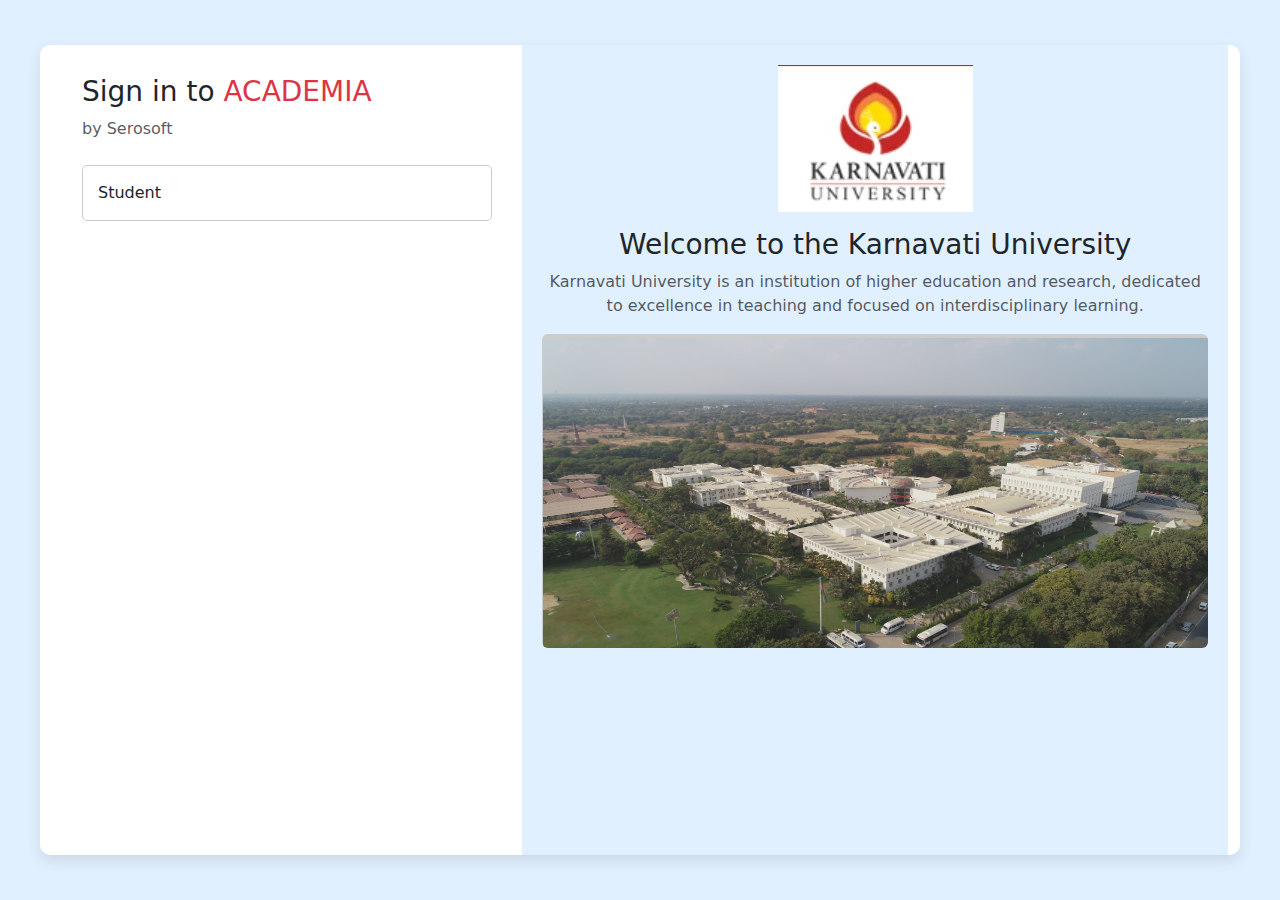
<file: Website(time)/index.html>
<!DOCTYPE html>
<html lang="en">
<head>
    <meta charset="UTF-8">
    <meta name="viewport" content="width=device-width, initial-scale=1.0">
    <title>University Login Page</title>
    <link href="https://cdn.jsdelivr.net/npm/bootstrap@5.3.0/dist/css/bootstrap.min.css" rel="stylesheet">
    <style>
        body {
            height: 100vh;
            margin: 0;
            display: flex;
            align-items: center;
            justify-content: center;
            background: #e1f0ff;
        }
        .container {
            display: flex;
            width: 100%;
            height: 90%;
            max-width: 1200px;
            background: #fff;
            box-shadow: 0 6px 15px rgba(0, 0, 0, 0.1);
            border-radius: 10px;
            overflow: hidden;
        }
        .left-panel {
            width: 40%;
            padding: 30px;
            background: #fff;
        }
        .right-panel {
            width: 60%;
            padding: 20px;
            background: #e1f0ff;
            text-align: center;
        }
        .btn-option {
            display: flex;
            align-items: center;
            justify-content: space-between;
            padding: 15px;
            border: 1px solid #ccc;
            border-radius: 5px;
            margin-bottom: 15px;
            background: #fff;
            cursor: pointer;
            transition: 0.3s;
        }
        .btn-option:hover {
            background: #f0f0f0;
        }
    </style>
</head>
<body>
    <div class="container">
        <div class="left-panel">
            <h3>Sign in to <span class="text-danger">ACADEMIA</span></h3>
            <p class="text-muted mb-4">by Serosoft</p>
            <div class="btn-option" onclick="showStudentLogin()">
                <span><i class="bi bi-mortarboard"></i> Student</span>
                <i class="bi bi-arrow-right"></i>
            </div>
        </div>
        <div class="right-panel" id="right-panel">
            <img src="logo.jpg" alt="University Logo" class="mb-3">
            <h3>Welcome to the Karnavati University</h3>
            <p class="text-muted">Karnavati University is an institution of higher education and research, dedicated to excellence in teaching and focused on interdisciplinary learning.</p>
            <img src="bui.png" alt="University Building" class="img-fluid rounded">
        </div>
    </div>
    <script src="https://cdn.jsdelivr.net/npm/bootstrap@5.3.0/dist/js/bootstrap.bundle.min.js"></script>
    <script>
        function showStudentLogin() {
            document.getElementById('right-panel').innerHTML = `
                <img src="https://via.placeholder.com/100" alt="University Logo" class="mb-3">
                <h3>Student Login</h3>
                <form onsubmit="handleLogin(event)">
                    <!-- Name of the Candidate field -->
                    <div class="mb-3">
                        <label for="studentName" class="form-label">Name of the Candidate</label>
                        <input type="text" class="form-control" id="studentName" placeholder="Enter your full name" required>
                    </div>
                    <div class="mb-3">
                        <label for="studentUsername" class="form-label">Username (Enrollment Number)</label>
                        <input type="text" class="form-control" id="studentUsername" placeholder="Enter your enrollment number" required>
                    </div>
                    <div class="mb-3">
                        <label for="studentPassword" class="form-label">Password</label>
                        <input type="password" class="form-control" id="studentPassword" placeholder="Enter your password" required>
                    </div>
                    <div class="d-grid">
                        <button type="submit" class="btn btn-primary">Login</button>
                    </div>
                </form>
            `;
        }
        async function handleLogin(event) {
            event.preventDefault();
            const name = document.getElementById('studentName').value.trim();
            const username = document.getElementById('studentUsername').value.trim();
            const password = document.getElementById('studentPassword').value.trim();
            try {
                const response = await fetch('loginData.json');
                const students = await response.json();
                console.log("Fetched students data:", students); 
                if (students[username]) {
                    if (students[username].password === password) {
                        localStorage.setItem('studentInfo', JSON.stringify({ 
                            name: name, 
                            username: username, 
                            enrollmentNumber: username 
                        }));
                        console.log("Saved student info to Local Storage:", students[username]);
                        alert('Login successful!');
                        window.location.href = 'home.html';
                    } else {
                        alert('Incorrect password. Please try again!');
                    }
                } else {
                    alert('Invalid username or student not found!');
                }
            } catch (error) {
                console.error('Login failed:', error);
                alert('Failed to load student data. Please try again later.');
            }
        }
    </script>
</body>
</html>
</file>
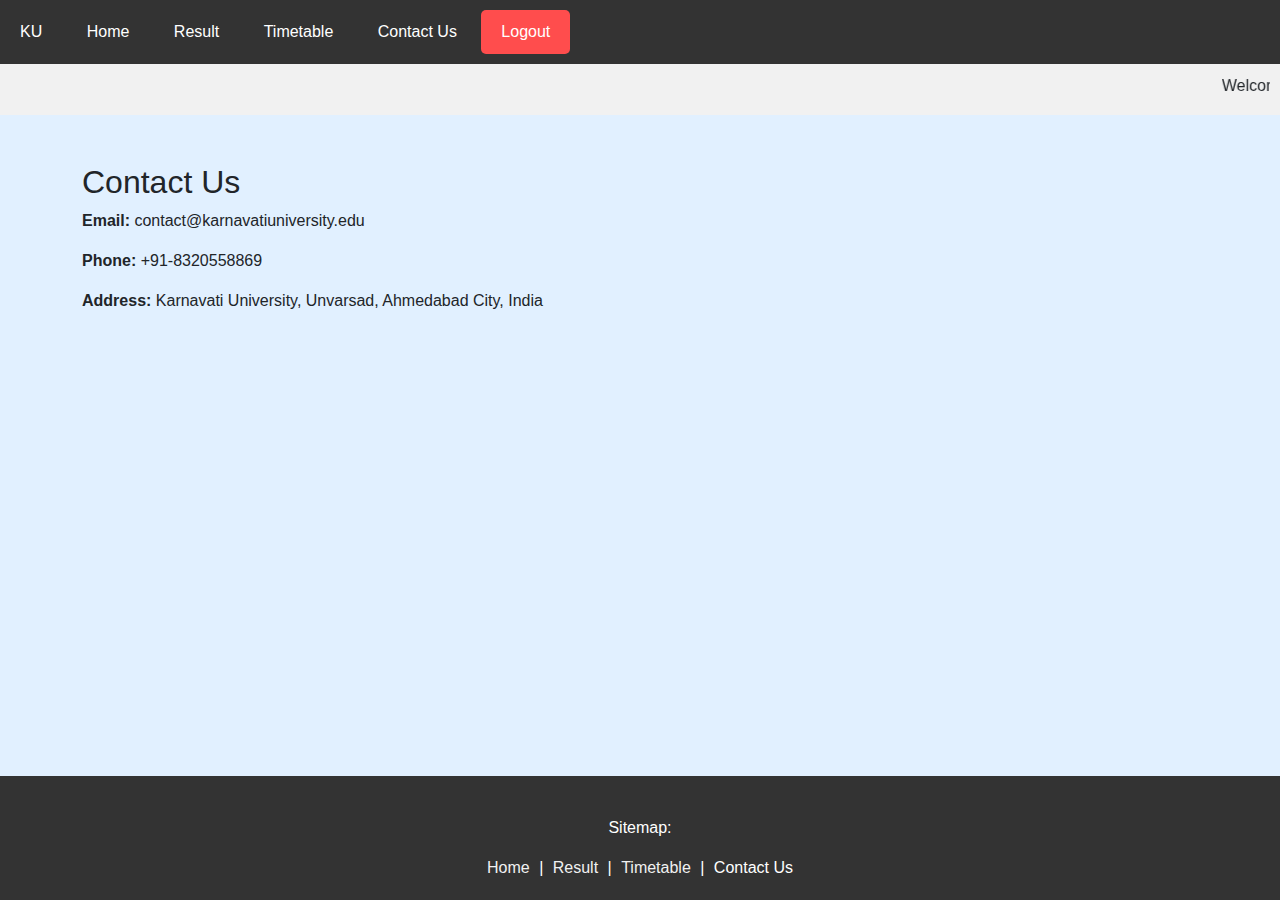
<file: Website(time)/contact.html>
<!DOCTYPE html>
<html lang="en">
<head>
    <meta charset="UTF-8">
    <meta name="viewport" content="width=device-width, initial-scale=1.0">
    <title>Web Page with Menu, Marquee, Footer Links, and Sitemap</title>
    <link href="https://cdn.jsdelivr.net/npm/bootstrap@5.3.0/dist/css/bootstrap.min.css" rel="stylesheet">
    <style>
        body {
            font-family: Arial, sans-serif;
            background: #e1f0ff;
            margin: 0;
            padding: 0;
            display: flex;
            flex-direction: column;
            min-height: 100vh;
        }
        nav {
            background-color: #333;
            padding: 10px 0;
        }
        nav a {
            color: white;
            text-decoration: none;
            padding: 10px 20px;
        }
        nav a:hover {
            background-color: #ddd;
            color: #333;
        }
        .container {
            margin-top: 20px;
            flex: 1;
        }
        .dashboard {
            background: #fff;
            padding: 20px;
            border-radius: 10px;
            box-shadow: 0 2px 10px rgba(0, 0, 0, 0.1);
        }
        .logout-btn {
            background-color: #ff4d4d;
            color: white;
            border: none;
            padding: 10px 20px;
            border-radius: 5px;
            cursor: pointer;
        }
        .logout-btn:hover {
            background-color: #e63939;
        }
        .marquee {
            background-color: #f1f1f1;
            padding: 10px;
            text-align: center;
        }
        footer {
            background-color: #333;
            color: white;
            text-align: center;
            padding: 20px;
        }
        footer a {
            color: #f1f1f1;
            text-decoration: none;
            padding: 5px;
        }
        footer a:hover {
            color: #ddd;
        }
    </style>
</head>
<body>
<nav>
    <a href="home.html">KU</a>
    <a href="home.html">Home</a>
    <a href="result1.html">Result</a>
    <a href="timetable.html">Timetable</a>
    <a href="contact.html">Contact Us</a>
    <button class="logout-btn" onclick="logout()">Logout</button>
</nav>
<div class="marquee">
    <marquee behavior="scroll" direction="left">Welcome to Contact Us Page of Karnavati University.</marquee>
</div>
<div class="container mt-5">
    <h2>Contact Us</h2>
    <p><strong>Email:</strong> contact@karnavatiuniversity.edu</p>
    <p><strong>Phone:</strong> +91-8320558869</p>
    <p><strong>Address:</strong> Karnavati University, Unvarsad, Ahmedabad City, India</p>
</div>
<footer>
    <div class="container">
        <p>Sitemap:</p>
        <a href="home.html">Home</a> |
        <a href="result1.html">Result</a> |
        <a href="timetable.html">Timetable</a> |
        <a href="#contact" class="text-white">Contact Us</a>
    </div>
</footer>
<script>
    function logout() {
        alert("Logged out successfully!");
        window.location.href = 'index.html';
    }
</script>
<script src="https://cdn.jsdelivr.net/npm/bootstrap@5.3.0/dist/js/bootstrap.bundle.min.js"></script>
</body>
</html>
</file>
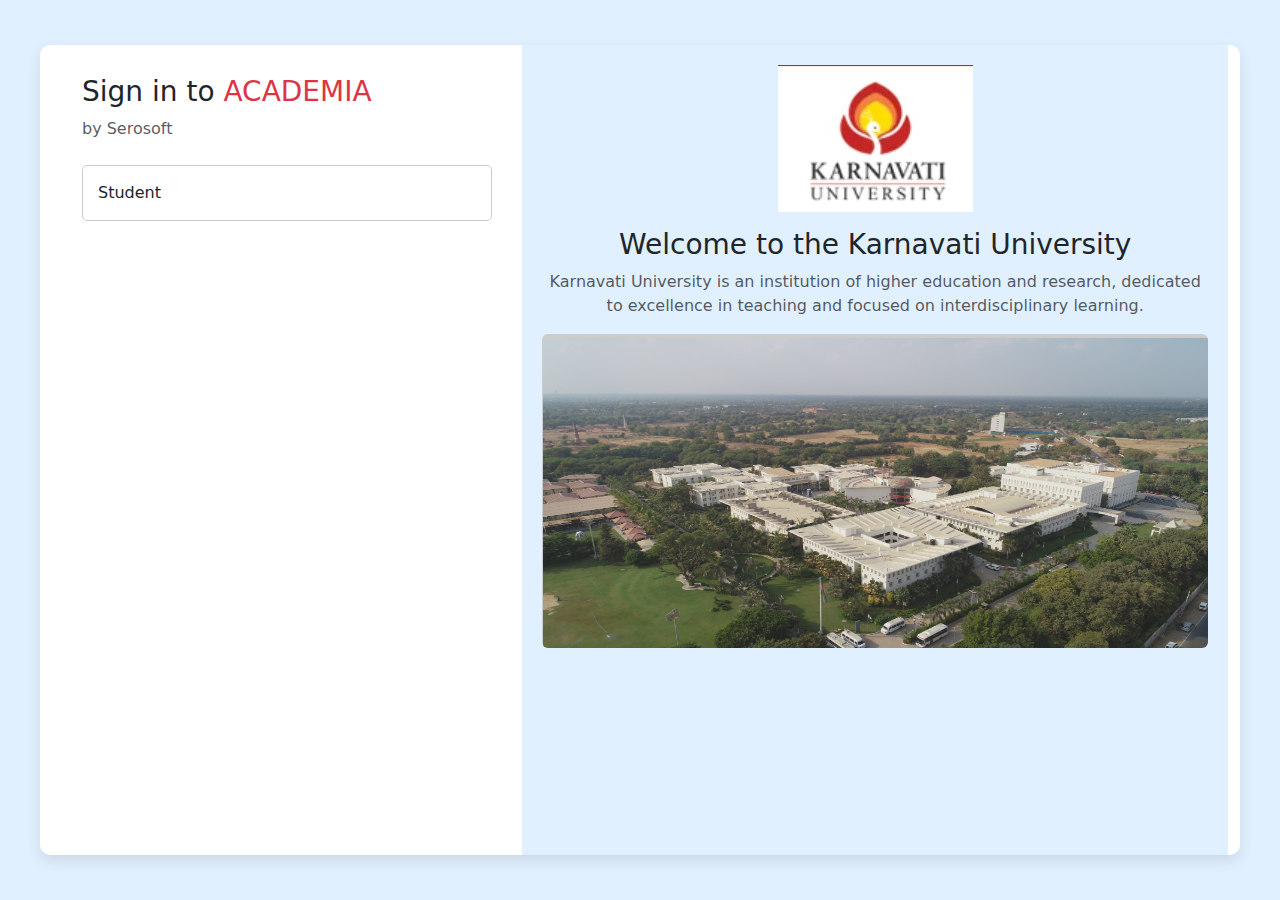
<file: Website(time)/home.html>
<!DOCTYPE html>
<html lang="en">
<head>
    <meta charset="UTF-8">
    <meta name="viewport" content="width=device-width, initial-scale=1.0">
    <title>Student Dashboard - Karnavati University</title>
    <link href="https://cdn.jsdelivr.net/npm/bootstrap@5.3.0/dist/css/bootstrap.min.css" rel="stylesheet">
    <style>
        body {
            font-family: Arial, sans-serif;
            background: #e1f0ff;
            margin: 0;
            padding: 0;
            display: flex;
            flex-direction: column;
            min-height: 100vh;
        }
        nav {
            background-color: #333;
            padding: 10px 0;
        }
        nav a {
            color: white;
            text-decoration: none;
            padding: 10px 20px;
        }
        nav a:hover {
            background-color: #ddd;
            color: #333;
        }
        .container {
            margin-top: 20px;
            flex: 1;
        }
        .dashboard {
            background: #fff;
            padding: 20px;
            border-radius: 10px;
            box-shadow: 0 2px 10px rgba(0, 0, 0, 0.1);
        }
        .logout-btn {
            background-color: #ff4d4d;
            color: white;
            border: none;
            padding: 10px 20px;
            border-radius: 5px;
            cursor: pointer;
        }
        .logout-btn:hover {
            background-color: #e63939;
        }
        .marquee {
            background-color: #f1f1f1;
            padding: 10px;
            text-align: center;
        }
        footer {
            background-color: #333;
            color: white;
            text-align: center;
            padding: 20px;
        }
        footer a {
            color: #f1f1f1;
            text-decoration: none;
            padding: 5px;
        }
        footer a:hover {
            color: #ddd;
        }
        .student-img {
            width: 150px;
            height: 150px;
            border-radius: 50%;
            object-fit: cover;
            margin: 0 auto;
            display: block;
        }
        .info {
            text-align: center;
        }
    </style>
</head>
<body>
<nav>
    <a href="home.html">KU</a>
    <a href="home.html">Home</a>
    <a href="result1.html">Result</a>
    <a href="timetable.html">Timetable</a>
    <a href="contact.html">Contact Us</a>
    <button class="logout-btn" onclick="logout()">Logout</button>
</nav>
<div class="marquee">
    <marquee behavior="scroll" direction="left">Welcome to the Student Dashboard of Karnavati University.</marquee>
</div>
<div class="container">
    <div class="dashboard">
        <div class="header text-center">
            <img src="logo.jpg" alt="Karnavati University Logo" style="height: 100px;">
            <h1>Welcome to Your Dashboard</h1>
            <h2>Karnavati University</h2>
        </div>
        <div class="info">
            <img id="studentImg" class="student-img" alt="Student Image">
            <p><strong>Name:</strong> <span id="studentName"></span></p>
            <p><strong>Enrollment Number:</strong> <span id="enrollmentNumber"></span></p>
            <p><strong>Course Name:</strong> <span id="courseName"></span></p>
            <p><strong>Semester:</strong> <span id="semester"></span></p>
            <p><strong>Father's Name:</strong> <span id="fatherName"></span></p>
            <p><strong>Mother's Name:</strong> <span id="motherName"></span></p>
        </div>
    </div>
</div>
<footer>
    <div class="container">
        <p>Sitemap:</p>
        <a href="home.html">Home</a> |
        <a href="result1.html">Result</a> |
        <a href="timetable.html">Timetable</a> |
        <a href="contact.html">Contact Us</a>
    </div>
</footer>
<script>
    const studentInfo = JSON.parse(localStorage.getItem('studentInfo'));
    if (studentInfo) {
        fetch('homeData.json')
            .then(response => response.json())
            .then(data => {
                const studentData = data[studentInfo.enrollmentNumber];
                if (studentData) {
                    document.getElementById('studentName').innerText = studentData.name;
                    document.getElementById('enrollmentNumber').innerText = studentData.enrollmentNumber;
                    document.getElementById('courseName').innerText = studentData.course;
                    document.getElementById('semester').innerText = studentData.semester;
                    document.getElementById('fatherName').innerText = studentData.fatherName;
                    document.getElementById('motherName').innerText = studentData.motherName;
                    document.getElementById('studentImg').src = studentData.imageUrl || 'default-profile.jpg';
                } else {
                    alert("Student data not found.");
                }
            })
            .catch(error => {
                console.error('Error fetching home data:', error);
                alert("Failed to load student data.");
            });
    } else {
        alert("No student data found. Please log in.");
        window.location.href = 'index.html';
    }
    function logout() {
        localStorage.removeItem('studentInfo');
        alert("Logged out successfully!");
        window.location.href = 'index.html';
    }
</script>
</body>
</html>
</file>
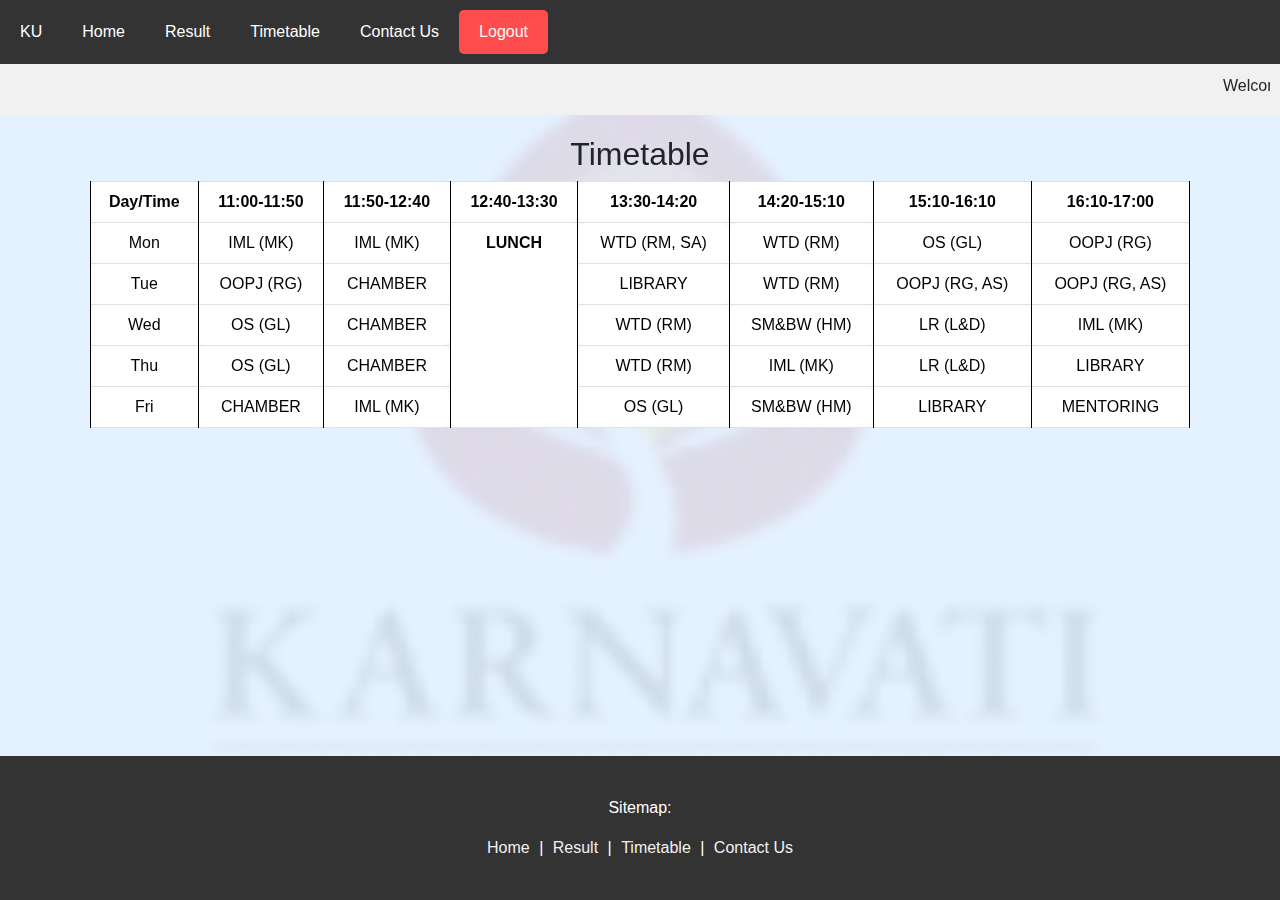
<file: Website(time)/timetable.html>
<!DOCTYPE html>
<html lang="en">
<head>
    <meta charset="UTF-8">
    <meta name="viewport" content="width=device-width, initial-scale=1.0">
    <title>Web Page with Menu, Marquee, Footer Links, and Sitemap</title>
    <link href="https://cdn.jsdelivr.net/npm/bootstrap@5.3.0/dist/css/bootstrap.min.css" rel="stylesheet">
    <style>
        body {
            font-family: Arial, sans-serif;
            background-color: #e1f0ff;
            margin: 0;
            padding: 0;
            display: flex;
            flex-direction: column;
            min-height: 100vh;
        }
        nav {
            background-color: #333;
            padding: 10px 0;
            display: flex;
            justify-content: flex-start;
            align-items: center;
        }
        nav a {
            color: white;
            text-decoration: none;
            padding: 10px 20px;
        }
        nav a:hover {
            background-color: #ddd;
            color: #333;
        }
        .container {
            position: relative;
            z-index: 1;
            padding: 20px;
            flex: 1; 
        }
        .background-image {
            position: fixed;
            top: 0;
            left: 0;
            width: 100%;
            height: 100%;
            object-fit: cover;
            z-index: -1;
            opacity: 0.1; 
        }
        table {
            width: 100%;
            border-collapse: collapse;
            background: rgba(255, 255, 255, 0.8);
        }
        th, td {
            border: 2px solid black;
            border-radius: 10px;
            padding: 10px;
            text-align: center;
            background-color: pink;
        }
        footer {
            background-color: #333;
            color: white;
            text-align: center;
            padding: 20px;
        }
        footer a {
            color: #f1f1f1;
            text-decoration: none;
            padding: 5px;
        }
        footer a:hover {
            color: #ddd;
        }
        .marquee {
            background-color: #f1f1f1;
            padding: 10px;
            text-align: center;
        }
        .logout-btn {
            background-color: #ff4d4d;
            color: white;
            border: none;
            padding: 10px 20px;
            border-radius: 5px;
            cursor: pointer;
        }
        .logout-btn:hover {
            background-color: #e63939;
        }
    </style>
</head>
<body>
<img src="logo.jpg" alt="Background Image" class="background-image">
<nav>
    <a href="home.html">KU</a>
    <a href="home.html">Home</a>
    <a href="result1.html">Result</a>
    <a href="timetable.html">Timetable</a>
    <a href="contact.html">Contact Us</a>
    <button class="logout-btn" onclick="logout()">Logout</button>
</nav>
<div class="marquee">
    <marquee behavior="scroll" direction="left">Welcome to the Timetable Page of Karnavati University. Stay updated with your schedule!</marquee>
</div>
<div class="container">
    <h2 class="text-center">Timetable</h2>
    <table class="table table-bordered">
        <tr>
            <th>Day/Time</th>
            <th>11:00-11:50</th>
            <th>11:50-12:40</th>
            <th>12:40-13:30</th>
            <th>13:30-14:20</th>
            <th>14:20-15:10</th>
            <th>15:10-16:10</th>
            <th>16:10-17:00</th>
        </tr>
        <tr>
            <td>Mon</td>
            <td>IML (MK)</td>
            <td>IML (MK)</td>
            <td rowspan="5"><b>LUNCH</b></td>
            <td>WTD (RM, SA)</td>
            <td>WTD (RM)</td>
            <td>OS (GL)</td>
            <td>OOPJ (RG)</td>
        </tr>
        <tr>
            <td>Tue</td>
            <td>OOPJ (RG)</td>
            <td>CHAMBER</td>
            <td>LIBRARY</td>
            <td>WTD (RM)</td>
            <td>OOPJ (RG, AS)</td>
            <td>OOPJ (RG, AS)</td>
        </tr>
        <tr>
            <td>Wed</td>
            <td>OS (GL)</td>
            <td>CHAMBER</td>
            <td>WTD (RM)</td>
            <td>SM&BW (HM)</td>
            <td>LR (L&D)</td>
            <td>IML (MK)</td>
        </tr>
        <tr>
            <td>Thu</td>
            <td>OS (GL)</td>
            <td>CHAMBER</td>
            <td>WTD (RM)</td>
            <td>IML (MK)</td>
            <td>LR (L&D)</td>
            <td>LIBRARY</td>
        </tr>
        <tr>
            <td>Fri</td>
            <td>CHAMBER</td>
            <td>IML (MK)</td>
            <td>OS (GL)</td>
            <td>SM&BW (HM)</td>
            <td>LIBRARY</td>
            <td>MENTORING</td>
        </tr>
    </table>
</div>
<footer>
    <div class="container">
        <p>Sitemap:</p>
        <a href="home.html">Home</a> |
        <a href="result1.html">Result</a> |
        <a href="timetable.html">Timetable</a> |
        <a href="contact.html">Contact Us</a>
    </div>
</footer>
<script>
    function logout() {
        alert("Logged out successfully!");
        window.location.href = 'index.html';
    }
</script>
</body>
</html>
</file>
